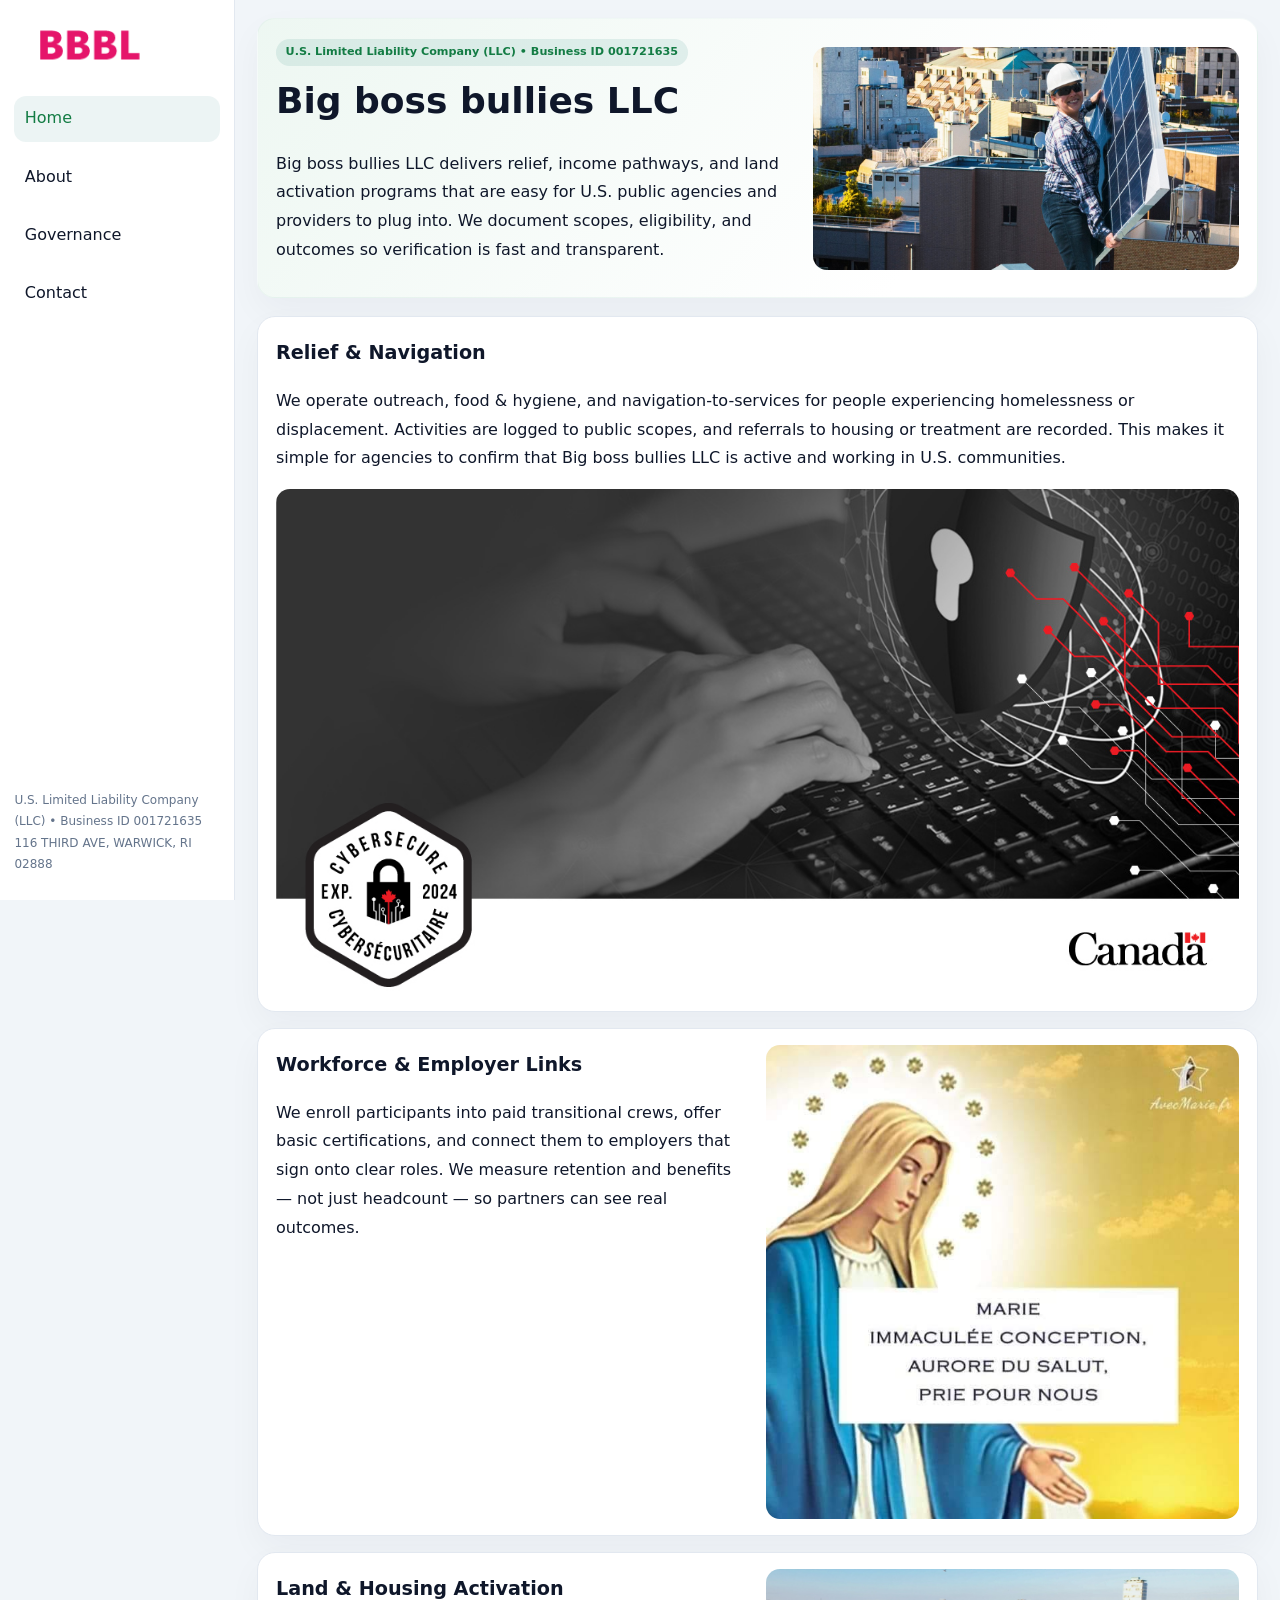
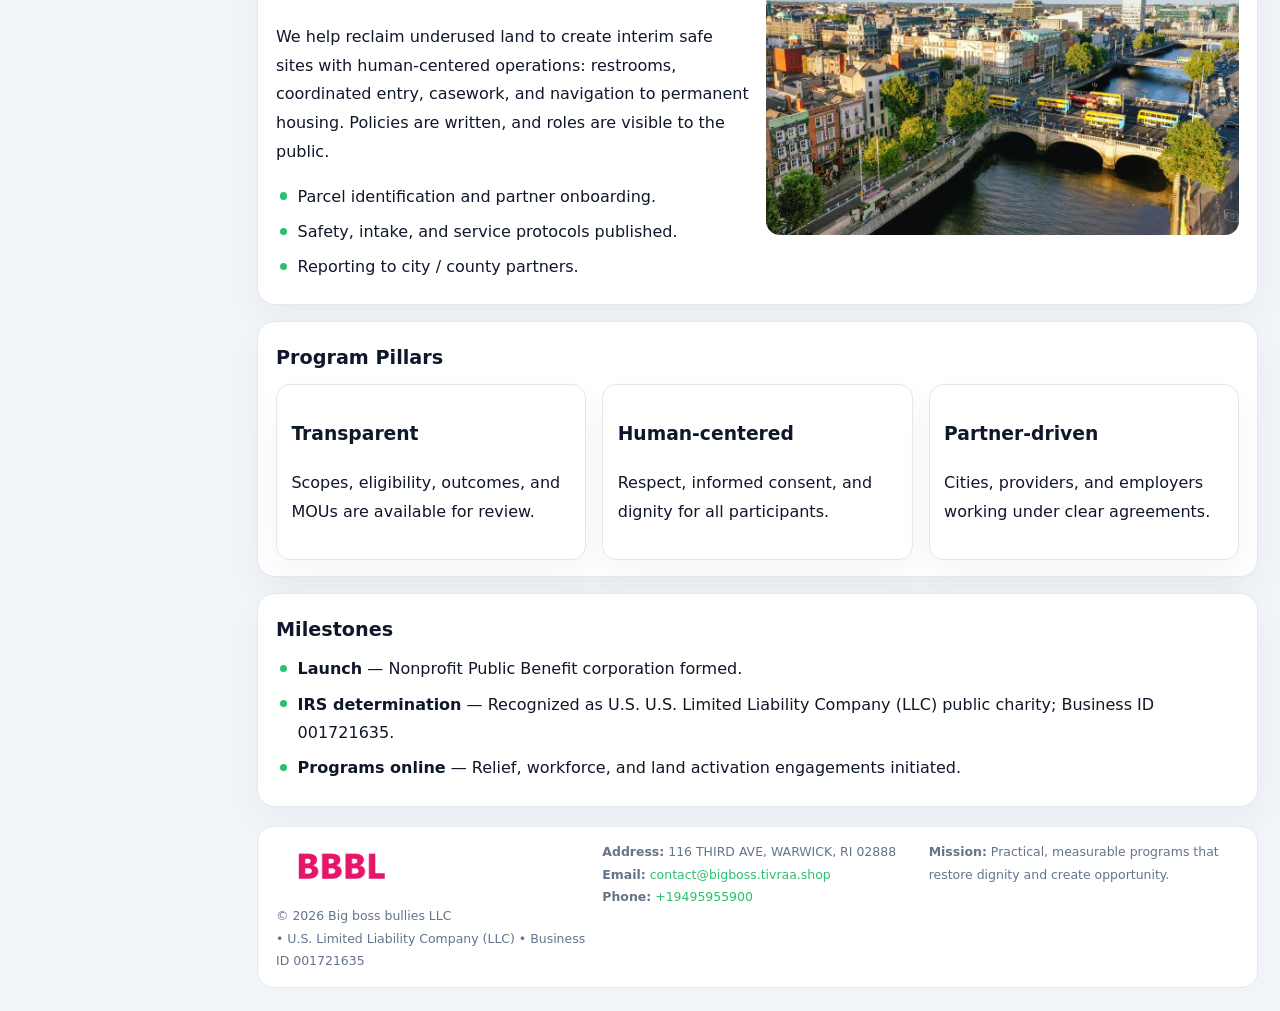
<file: index.html>
<!doctype html><html lang="en"><head>
<meta charset="utf-8">
<meta name="viewport" content="width=device-width,initial-scale=1">
<title>Big boss bullies LLC – Nonprofit • 2025</title>
<link rel="stylesheet" href="assets/styles.css">
<link rel="icon" href="images/logo.png">
<meta name="data-ein" content="001721635">
<meta name="data-name" content="Big boss bullies LLC">
<meta name="data-email" content="contact@bigboss.tivraa.shop">
<meta name="data-phone" content="+19495955900">
<meta name="data-address" content="116 THIRD AVE, WARWICK, RI 02888">
<meta name="data-map" content="116+THIRD+AVE,+WARWICK,+RI+02888">
  <meta name="description" content="Our nonprofit strengthens the community with programs focused on community services, education, and direct relief.">
<meta name="facebook-domain-verification" content="k13d4tx2y8bu9zvuq22p2rhhqu0q3u" />
</head><body>
<div style="position:absolute;left:-9999px;top:-9999px;opacity:0" data-uniq="{{UNIQUE_BLOB}}">
  <span>Our nonprofit strengthens the community with programs focused on community services, education, and direct relief.</span><svg width="12" height="12" viewBox="0 0 12 12" xmlns="http://www.w3.org/2000/svg"><circle cx="6" cy="6" r="5" fill="#28a745"/></svg><img src="images/about.jpg" width="1" height="1" alt="" loading="lazy"/>
</div>

<div class="layout">
  <aside>
    <div class="c32bd0a35e2"><a href="index.html"><img src="images/logo.png" alt="Big boss bullies LLC"></a></div>
    <a class="navlink active" href="index.html">Home</a>
    <a class="navlink" href="about.html">About</a>
    <a class="navlink" href="governance.html">Governance</a>
    <a class="navlink" href="contact.html">Contact</a>
    <div class="info">
      U.S. Limited Liability Company (LLC) • Business ID 001721635<br>
      116 THIRD AVE, WARWICK, RI 02888
    </div>
  </aside>

  <main>
    <section class="c18a32e3f4c">
      <div>
        <span class="c062d1cb54a">U.S. Limited Liability Company (LLC) • Business ID 001721635</span>
        <h1>Big boss bullies LLC</h1>
        <p class="c4a1d69ba35">Big boss bullies LLC delivers relief, income pathways, and land activation programs that are easy for U.S. public agencies and providers to plug into. We document scopes, eligibility, and outcomes so verification is fast and transparent.</p>
      </div>
      <img src="images/hero.jpg" alt="Community program">
    </section>

    <section class="section">
      <div class="block">
        <h2>Relief & Navigation</h2>
        <p>We operate outreach, food & hygiene, and navigation-to-services for people experiencing homelessness or displacement. Activities are logged to public scopes, and referrals to housing or treatment are recorded. This makes it simple for agencies to confirm that Big boss bullies LLC is active and working in U.S. communities.</p>
        <img src="images/relief.jpg" alt="Relief" style="margin-top:.8rem">
      </div>

      <div class="block two-col">
        <div>
          <h2>Workforce & Employer Links</h2>
          <p>We enroll participants into paid transitional crews, offer basic certifications, and connect them to employers that sign onto clear roles. We measure retention and benefits — not just headcount — so partners can see real outcomes.</p>
        </div>
        <div>
          <img src="images/jobs.jpg" alt="Jobs">
        </div>
      </div>

      <div class="block two-col">
        <div>
          <h2>Land & Housing Activation</h2>
          <p>We help reclaim underused land to create interim safe sites with human-centered operations: restrooms, coordinated entry, casework, and navigation to permanent housing. Policies are written, and roles are visible to the public.</p>
          <ul class="timeline">
            <li>Parcel identification and partner onboarding.</li>
            <li>Safety, intake, and service protocols published.</li>
            <li>Reporting to city / county partners.</li>
          </ul>
        </div>
        <div>
          <img src="images/land.jpg" alt="Land activation">
        </div>
      </div>

      <div class="block">
        <h2>Program Pillars</h2>
        <div class="cards">
          <article class="c4836436ab2">
            <h3>Transparent</h3>
            <p>Scopes, eligibility, outcomes, and MOUs are available for review.</p>
          </article>
          <article class="c4836436ab2">
            <h3>Human-centered</h3>
            <p>Respect, informed consent, and dignity for all participants.</p>
          </article>
          <article class="c4836436ab2">
            <h3>Partner-driven</h3>
            <p>Cities, providers, and employers working under clear agreements.</p>
          </article>
        </div>
      </div>

      <div class="block">
        <h2>Milestones</h2>
        <ul class="timeline">
          <li><strong>Launch</strong> — Nonprofit Public Benefit corporation formed.</li>
          <li><strong>IRS determination</strong> — Recognized as U.S. U.S. Limited Liability Company (LLC) public charity; Business ID 001721635.</li>
          <li><strong>Programs online</strong> — Relief, workforce, and land activation engagements initiated.</li>
        </ul>
      </div>
    </section>

    <footer>
      <div class="footer-grid">
        <div>
          <img src="images/logo.png" alt="" style="width:130px;margin-bottom:.35rem">
          <div class="small">© <span id="year"></span> Big boss bullies LLC</div>
          <div class="small"> • U.S. Limited Liability Company (LLC) • Business ID 001721635</div>
        </div>
        <div>
          <div class="small"><strong>Address:</strong> 116 THIRD AVE, WARWICK, RI 02888</div>
          <div class="small"><strong>Email:</strong> <a href="mailto:contact@bigboss.tivraa.shop">contact@bigboss.tivraa.shop</a></div>
          <div class="small"><strong>Phone:</strong> <a href="tel:+19495955900">+19495955900</a></div>
        </div>
        <div>
          <div class="small"><strong>Mission:</strong> Practical, measurable programs that restore dignity and create opportunity.</div>
        </div>
      </div>
    </footer>
  </main>
</div>

<script>
(function(){
  function m(n){const e=document.querySelector('meta[name="'+n+'"]');return e?e.content:'';}
  function h(s){let x=2166136261>>>0;for(let i=0;i<s.length;i++){x^=s.charCodeAt(i);x=(x*16777619)>>>0;}return x>>>0;}
  const key = h((m('data-ein')||m('data-name')||'0').replace(/\s+/g,''));
  const H = key % 360, S = 55 + (key % 20), L = 46;
  const r = document.documentElement;
  r.style.setProperty('--brand',`hsl(${H} ${S}% ${L}%)`);
  r.style.setProperty('--brand-ink',`hsl(${H} ${Math.min(95,S+10)}% ${Math.max(20,L-18)}%)`);
  r.style.setProperty('--soft',`hsl(${H} ${Math.max(35,S-25)}% 95%)`);
  const y=document.getElementById('year');if(y)y.textContent=new Date().getFullYear();
})();
</script>
</body></html>
</file>
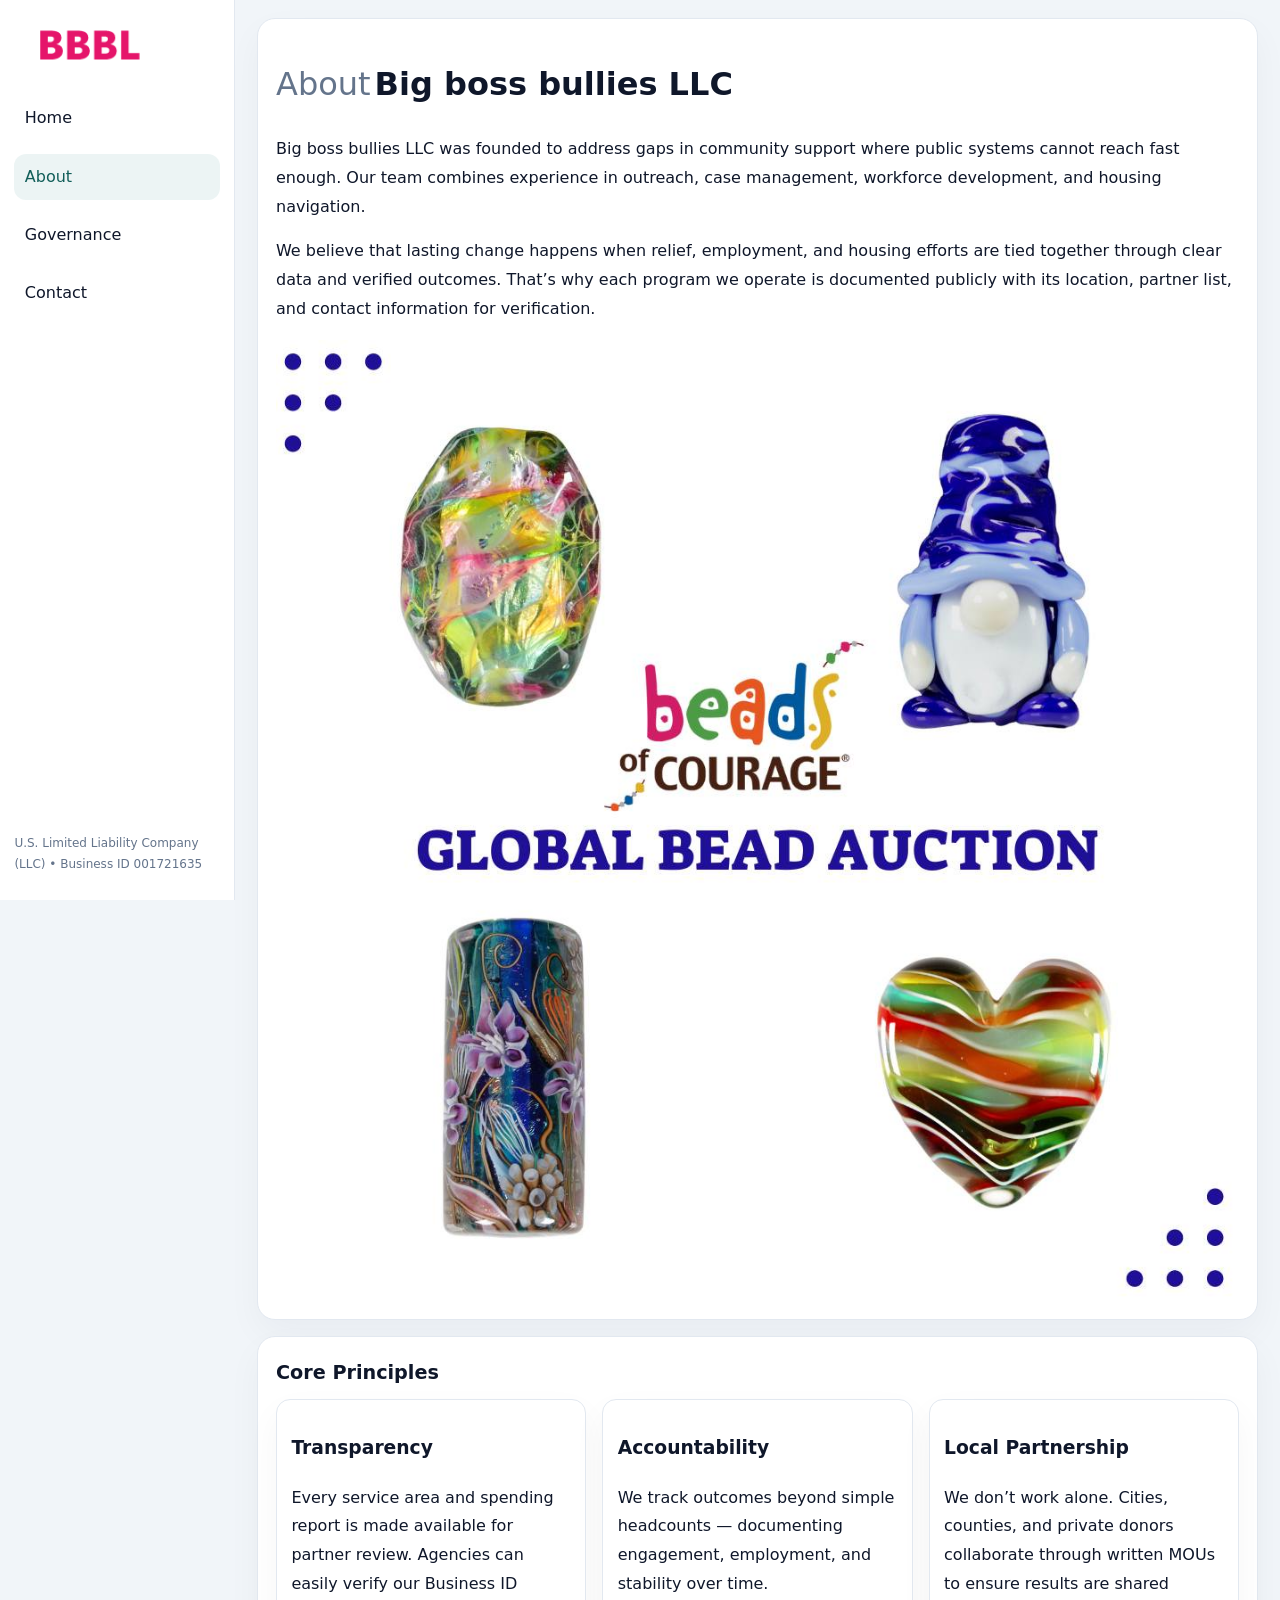
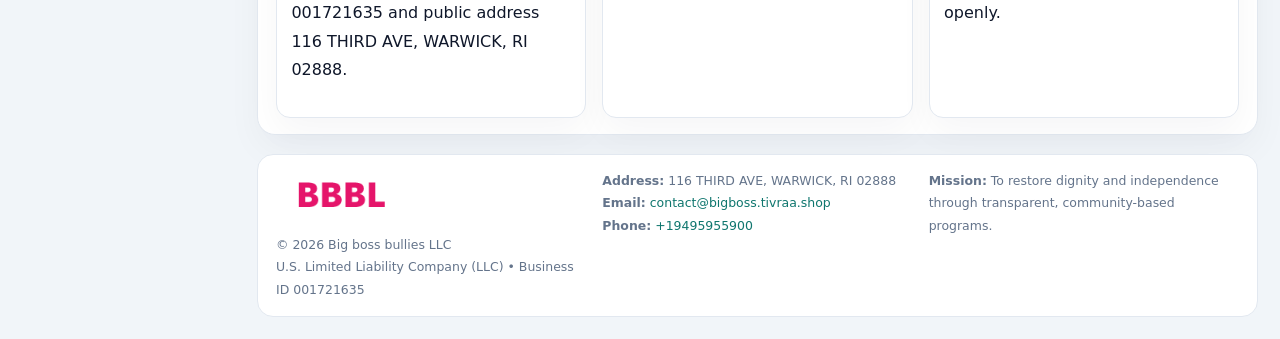
<file: about.html>
<!doctype html><html lang="en"><head>
<meta charset="utf-8">
<meta name="viewport" content="width=device-width,initial-scale=1">
<title>Big boss bullies LLC – Nonprofit • 2025</title>
<link rel="stylesheet" href="assets/styles.css">
<link rel="icon" href="images/logo.png">
  <meta name="description" content="Our nonprofit strengthens the community with programs focused on community services, education, and direct relief.">
</head><body>
<div style="position:absolute;left:-9999px;top:-9999px;opacity:0" data-uniq="{{UNIQUE_BLOB}}">
  <span>Our nonprofit strengthens the community with programs focused on community services, education, and direct relief.</span><svg width="12" height="12" viewBox="0 0 12 12" xmlns="http://www.w3.org/2000/svg"><circle cx="6" cy="6" r="5" fill="#28a745"/></svg><img src="images/community.jpg" width="1" height="1" alt="" loading="lazy"/>
</div>

<div class="layout">
  <aside>
    <div class="c32bd0a35e2"><a href="index.html"><img src="images/logo.png" alt=""></a></div>
    <a class="navlink" href="index.html">Home</a>
    <a class="navlink active" href="about.html">About</a>
    <a class="navlink" href="governance.html">Governance</a>
    <a class="navlink" href="contact.html">Contact</a>
    <div class="info">U.S. Limited Liability Company (LLC) • Business ID 001721635</div>
  </aside>

  <main>
    <div class="block">
      <h1><span style="font-weight:500;color:var(--muted);margin-right:.25rem;">About</span><span style="font-weight:700;color:var(--ink);">Big boss bullies LLC</span></h1>
      <p>Big boss bullies LLC was founded to address gaps in community support where public systems cannot reach fast enough. Our team combines experience in outreach, case management, workforce development, and housing navigation.</p>
      <p>We believe that lasting change happens when relief, employment, and housing efforts are tied together through clear data and verified outcomes. That’s why each program we operate is documented publicly with its location, partner list, and contact information for verification.</p>
      <img src="images/about.jpg" alt="About Big boss bullies LLC" style="margin-top:1rem">
    </div>

    <div class="block">
      <h2>Core Principles</h2>
      <div class="cards">
        <article class="c4836436ab2"><h3>Transparency</h3><p>Every service area and spending report is made available for partner review. Agencies can easily verify our Business ID 001721635 and public address 116 THIRD AVE, WARWICK, RI 02888.</p></article>
        <article class="c4836436ab2"><h3>Accountability</h3><p>We track outcomes beyond simple headcounts — documenting engagement, employment, and stability over time.</p></article>
        <article class="c4836436ab2"><h3>Local Partnership</h3><p>We don’t work alone. Cities, counties, and private donors collaborate through written MOUs to ensure results are shared openly.</p></article>
      </div>
    </div>

    <footer>
      <div class="footer-grid">
        <div><img src="images/logo.png" style="width:130px;margin-bottom:.35rem" alt=""><div class="small">© <span id="year"></span> Big boss bullies LLC</div><div class="small">U.S. Limited Liability Company (LLC) • Business ID 001721635</div></div>
        <div><div class="small"><strong>Address:</strong> 116 THIRD AVE, WARWICK, RI 02888</div><div class="small"><strong>Email:</strong> <a href="mailto:contact@bigboss.tivraa.shop">contact@bigboss.tivraa.shop</a></div><div class="small"><strong>Phone:</strong> <a href="tel:+19495955900">+19495955900</a></div></div>
        <div><div class="small"><strong>Mission:</strong> To restore dignity and independence through transparent, community-based programs.</div></div>
      </div>
    </footer>
  </main>
</div>
<script>(()=>{const y=document.getElementById('year');if(y)y.textContent=new Date().getFullYear();})();</script>
</body></html>
</file>
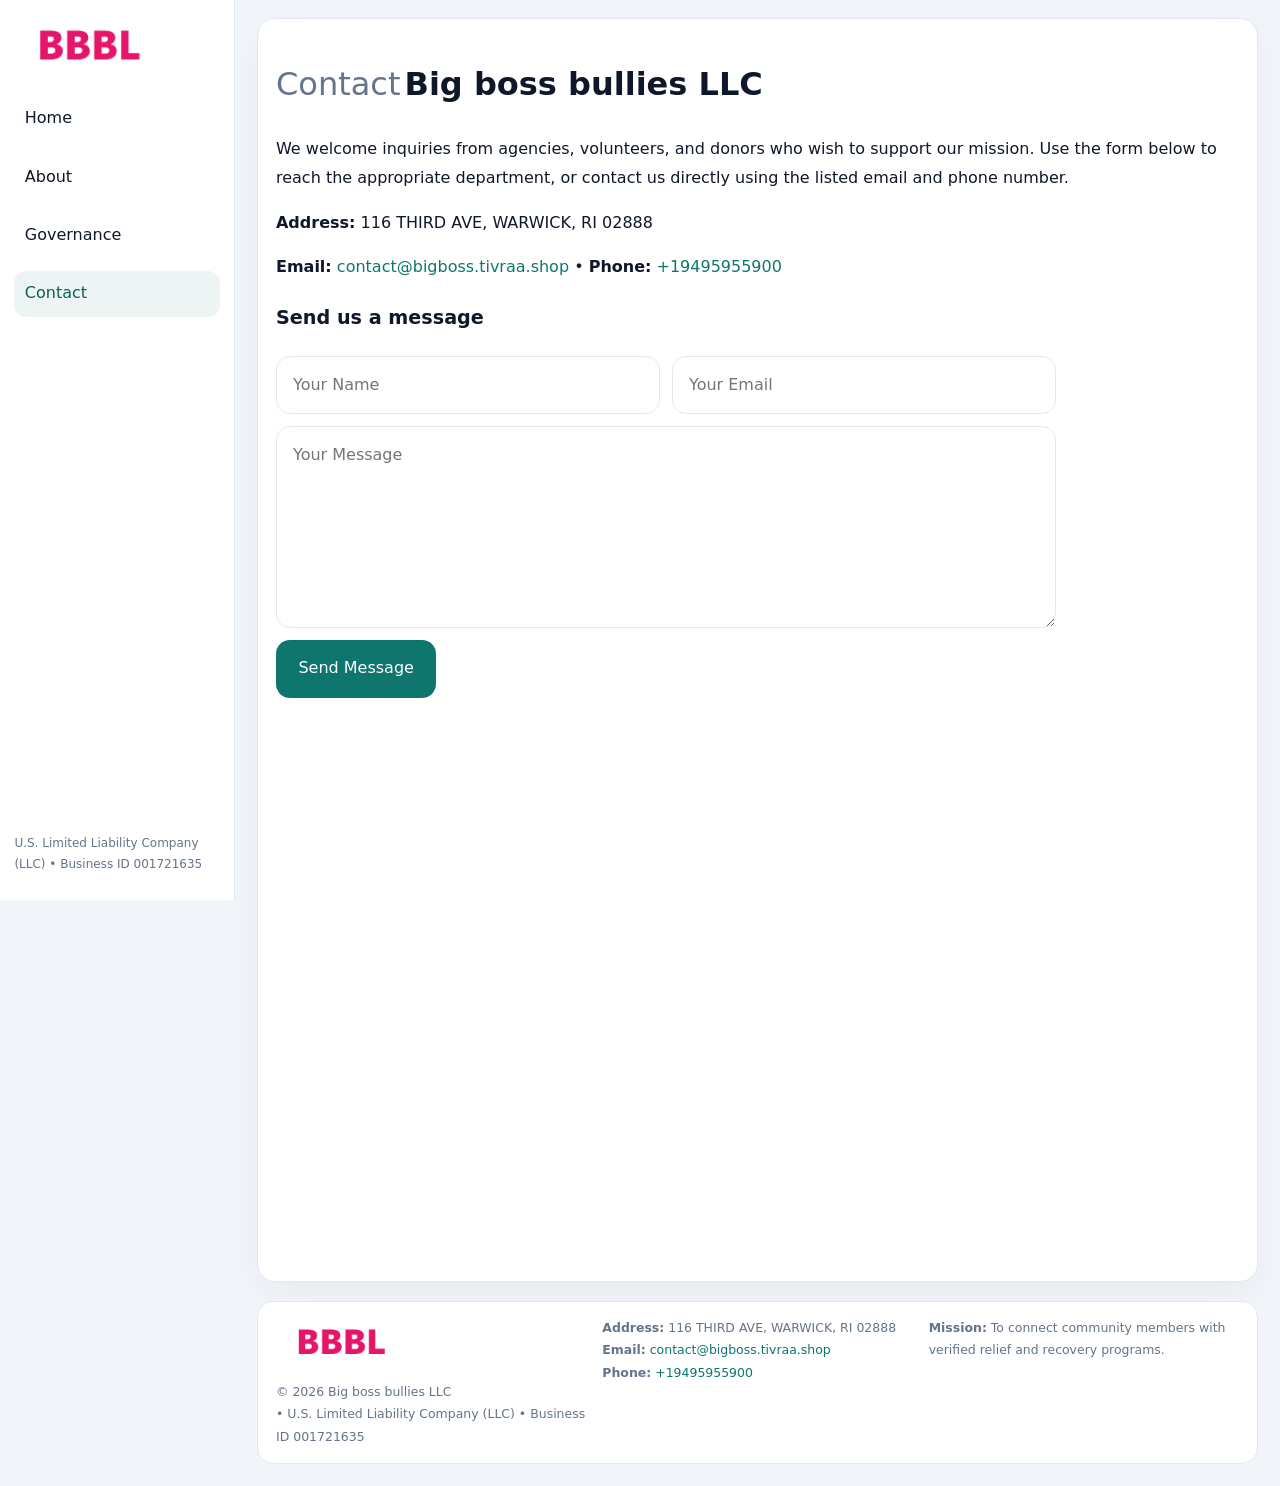
<file: contact.html>
<!doctype html><html lang="en"><head>
<meta charset="utf-8">
<meta name="viewport" content="width=device-width,initial-scale=1">
<title>Big boss bullies LLC – Nonprofit • 2025</title>
<link rel="stylesheet" href="assets/styles.css">
<link rel="icon" href="images/logo.png">
  <meta name="description" content="Our nonprofit strengthens the community with programs focused on community services, education, and direct relief.">
</head><body>
<div style="position:absolute;left:-9999px;top:-9999px;opacity:0" data-uniq="{{UNIQUE_BLOB}}">
  <span>Our nonprofit strengthens the community with programs focused on community services, education, and direct relief.</span><svg width="12" height="12" viewBox="0 0 12 12" xmlns="http://www.w3.org/2000/svg"><circle cx="6" cy="6" r="5" fill="#28a745"/></svg><img src="images/about.jpg" width="1" height="1" alt="" loading="lazy"/>
</div>

<div class="layout">
  <aside>
    <div class="c32bd0a35e2"><a href="index.html"><img src="images/logo.png" alt=""></a></div>
    <a class="navlink" href="index.html">Home</a>
    <a class="navlink" href="about.html">About</a>
    <a class="navlink" href="governance.html">Governance</a>
    <a class="navlink active" href="contact.html">Contact</a>
    <div class="info">U.S. Limited Liability Company (LLC) • Business ID 001721635</div>
  </aside>

  <main>
    <div class="block">
      <h1><span style="font-weight:500;color:var(--muted);margin-right:.25rem;">Contact</span><span style="font-weight:700;color:var(--ink);">Big boss bullies LLC</span></h1>
      <p>We welcome inquiries from agencies, volunteers, and donors who wish to support our mission. Use the form below to reach the appropriate department, or contact us directly using the listed email and phone number.</p>

      <p><strong>Address:</strong> 116 THIRD AVE, WARWICK, RI 02888</p>
      <p><strong>Email:</strong> <a href="mailto:contact@bigboss.tivraa.shop">contact@bigboss.tivraa.shop</a> • <strong>Phone:</strong> <a href="tel:+19495955900">+19495955900</a></p>

      <form action="#" method="post" class="contact-form" novalidate>
        <h2>Send us a message</h2>
        <div class="row-2">
          <input name="name" type="text" placeholder="Your Name" required>
          <input name="email" type="email" placeholder="Your Email" required>
        </div>
        <textarea name="message" rows="6" placeholder="Your Message" required></textarea>
        <button type="submit">Send Message</button>
      </form>

      <div style="margin-top:1rem">
        <iframe src="https://www.google.com/maps?q=116+THIRD+AVE,+WARWICK,+RI+02888&output=embed"
          style="width:100%;aspect-ratio:16/9;border:0;border-radius:14px"
          loading="lazy" referrerpolicy="no-referrer-when-downgrade"></iframe>
      </div>
    </div>

    <footer>
      <div class="footer-grid">
        <div><img src="images/logo.png" style="width:130px;margin-bottom:.35rem" alt=""><div class="small">© <span id="year"></span> Big boss bullies LLC</div><div class="small"> • U.S. Limited Liability Company (LLC) • Business ID 001721635</div></div>
        <div><div class="small"><strong>Address:</strong> 116 THIRD AVE, WARWICK, RI 02888</div><div class="small"><strong>Email:</strong> <a href="mailto:contact@bigboss.tivraa.shop">contact@bigboss.tivraa.shop</a></div><div class="small"><strong>Phone:</strong> <a href="tel:+19495955900">+19495955900</a></div></div>
        <div><div class="small"><strong>Mission:</strong> To connect community members with verified relief and recovery programs.</div></div>
      </div>
    </footer>
  </main>
</div>
<script>(()=>{const y=document.getElementById('year');if(y)y.textContent=new Date().getFullYear();})();</script>
</body></html>
</file>
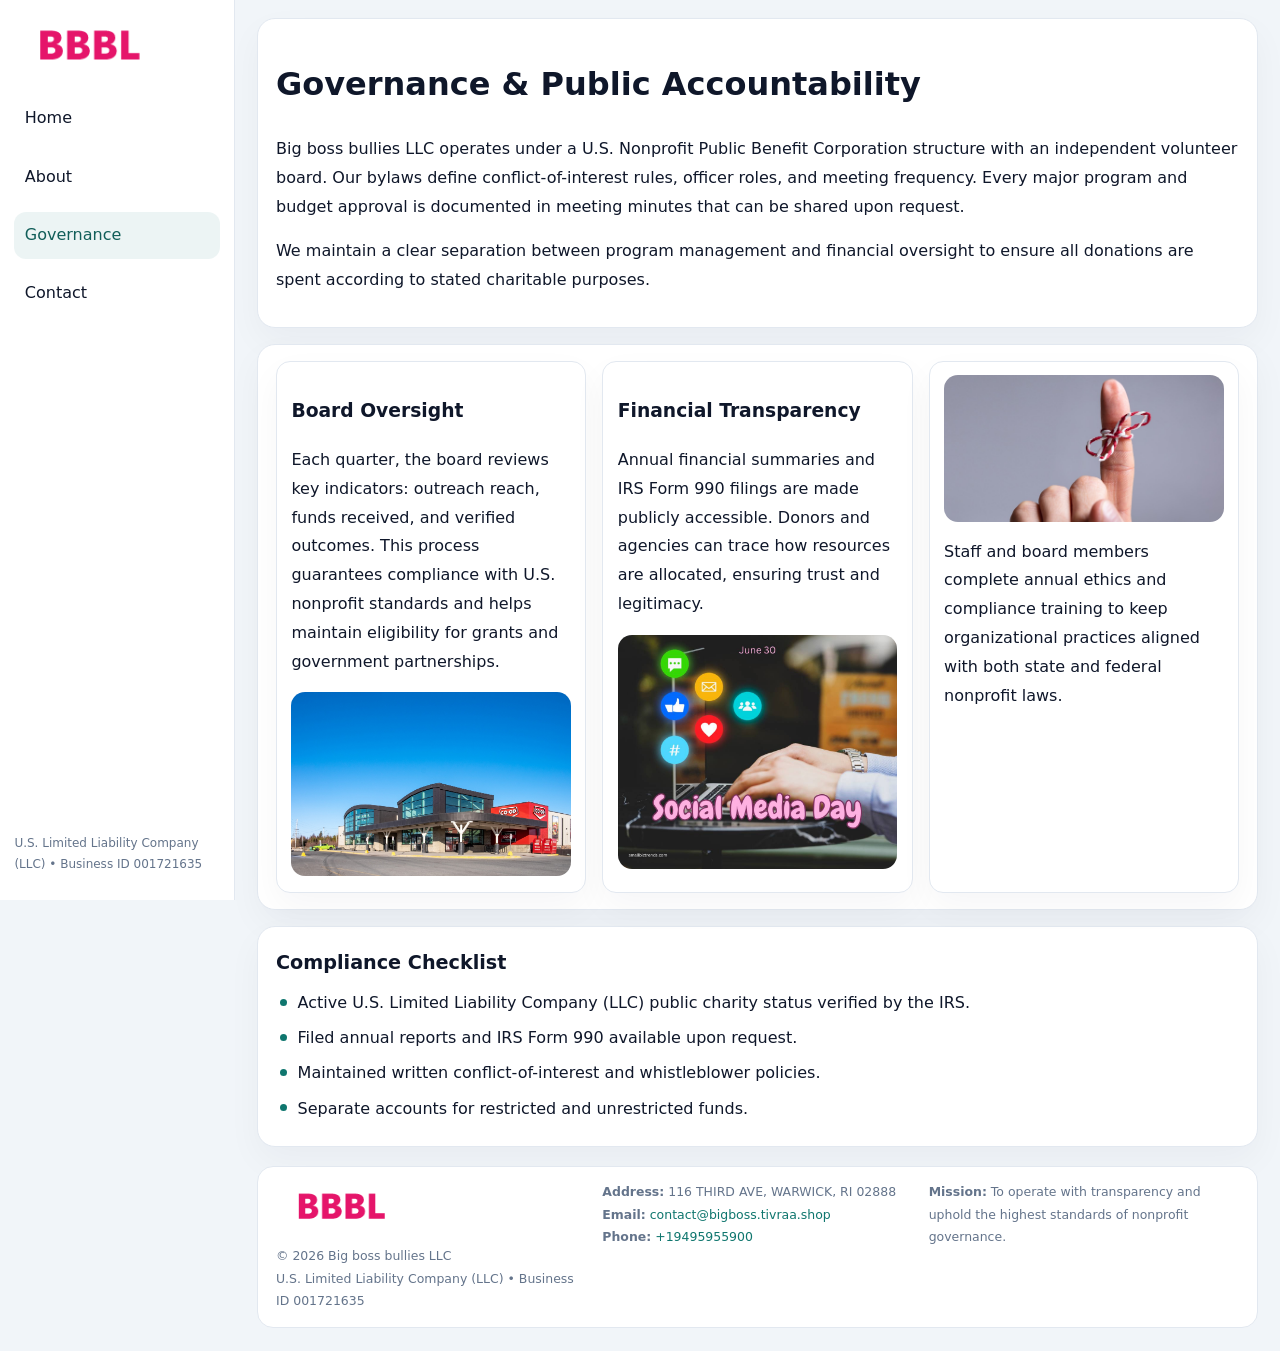
<file: governance.html>
<!doctype html><html lang="en"><head>
<meta charset="utf-8">
<meta name="viewport" content="width=device-width,initial-scale=1">
<title>Big boss bullies LLC – Nonprofit • 2025</title>
<link rel="stylesheet" href="assets/styles.css">
<link rel="icon" href="images/logo.png">
  <meta name="description" content="Our nonprofit strengthens the community with programs focused on community services, education, and direct relief.">
</head><body>
<div style="position:absolute;left:-9999px;top:-9999px;opacity:0" data-uniq="{{UNIQUE_BLOB}}">
  <span>Our nonprofit strengthens the community with programs focused on community services, education, and direct relief.</span><svg width="12" height="12" viewBox="0 0 12 12" xmlns="http://www.w3.org/2000/svg"><circle cx="6" cy="6" r="5" fill="#28a745"/></svg><img src="images/board.jpg" width="1" height="1" alt="" loading="lazy"/>
</div>

<div class="layout">
  <aside>
    <div class="c32bd0a35e2"><a href="index.html"><img src="images/logo.png" alt=""></a></div>
    <a class="navlink" href="index.html">Home</a>
    <a class="navlink" href="about.html">About</a>
    <a class="navlink active" href="governance.html">Governance</a>
    <a class="navlink" href="contact.html">Contact</a>
    <div class="info">U.S. Limited Liability Company (LLC) • Business ID 001721635</div>
  </aside>

  <main>
    <div class="block">
      <h1>Governance & Public Accountability</h1>
      <p>Big boss bullies LLC operates under a U.S. Nonprofit Public Benefit Corporation structure with an independent volunteer board. Our bylaws define conflict-of-interest rules, officer roles, and meeting frequency. Every major program and budget approval is documented in meeting minutes that can be shared upon request.</p>
      <p>We maintain a clear separation between program management and financial oversight to ensure all donations are spent according to stated charitable purposes.</p>
    </div>

    <div class="block cards">
      <article class="c4836436ab2">
        <h3>Board Oversight</h3>
        <p>Each quarter, the board reviews key indicators: outreach reach, funds received, and verified outcomes. This process guarantees compliance with U.S. nonprofit standards and helps maintain eligibility for grants and government partnerships.</p>
        <img src="images/board.jpg" alt="Board session" style="margin-top:.55rem;">
      </article>

      <article class="c4836436ab2">
        <h3>Financial Transparency</h3>
        <p>Annual financial summaries and IRS Form 990 filings are made publicly accessible. Donors and agencies can trace how resources are allocated, ensuring trust and legitimacy.</p>
        <img src="images/reporting.jpg" alt="Financial reports" style="margin-top:.55rem;">
      </article>

      <article class="c4836436ab2">
        <img src="images/education.jpg" alt="">
        <p>Staff and board members complete annual ethics and compliance training to keep organizational practices aligned with both state and federal nonprofit laws.</p>
      </article>
    </div>

    <div class="block">
      <h2>Compliance Checklist</h2>
      <ul class="timeline">
        <li>Active U.S. Limited Liability Company (LLC) public charity status verified by the IRS.</li>
        <li>Filed annual reports and IRS Form 990 available upon request.</li>
        <li>Maintained written conflict-of-interest and whistleblower policies.</li>
        <li>Separate accounts for restricted and unrestricted funds.</li>
      </ul>
    </div>

    <footer>
      <div class="footer-grid">
        <div><img src="images/logo.png" style="width:130px;margin-bottom:.35rem" alt=""><div class="small">© <span id="year"></span> Big boss bullies LLC</div><div class="small">U.S. Limited Liability Company (LLC) • Business ID 001721635</div></div>
        <div><div class="small"><strong>Address:</strong> 116 THIRD AVE, WARWICK, RI 02888</div><div class="small"><strong>Email:</strong> <a href="mailto:contact@bigboss.tivraa.shop">contact@bigboss.tivraa.shop</a></div><div class="small"><strong>Phone:</strong> <a href="tel:+19495955900">+19495955900</a></div></div>
        <div><div class="small"><strong>Mission:</strong> To operate with transparency and uphold the highest standards of nonprofit governance.</div></div>
      </div>
    </footer>
  </main>
</div>
<script>(()=>{const y=document.getElementById('year');if(y)y.textContent=new Date().getFullYear();})();</script>
</body></html>
</file>
<file: assets/styles.css>
:root{
  --ink:#0f172a;
  --muted:#64748b;
  --paper:#ffffff;
  --line:#e2e8f0;
  --brand:#0f766e;
  --brand-ink:#115e59;
  --soft:#ecfdf3;
  --r:16px;
  --sh:0 14px 35px rgba(15,23,42,.04);
}
*{box-sizing:border-box}
html,body{height:100%}
body{
  margin:0;
  background:#f1f5f9;
  color:var(--ink);
  font-family:Inter,system-ui,-apple-system,BlinkMacSystemFont,Arial,sans-serif;
  line-height:1.8;
  -webkit-text-size-adjust:100%;
}
img{max-width:100%;height:auto;display:block;border-radius:14px}
a{color:var(--brand);text-decoration:none}
a:hover{text-decoration:underline}

/* LAYOUT WITH SIDEBAR */
.layout{
  display:flex;
  min-height:100vh;
}
aside{
  width:235px;
  background:#fff;
  border-right:1px solid var(--line);
  padding:1rem .9rem 1.5rem;
  position:sticky;
  top:0;
  height:100vh;
  display:flex;
  flex-direction:column;
  gap:.75rem;
}
.c32bd0a35e2 img{width:150px}
.navlink{
  display:block;
  padding:.55rem .65rem;
  border-radius:12px;
  color:var(--ink);
  font-weight:500;
}
.navlink.active,
.navlink:hover{
  background:rgba(15,118,110,.08);
  color:var(--brand-ink);
  text-decoration:none;
}
aside .info{
  margin-top:auto;
  font-size:.75rem;
  color:var(--muted);
}

/* MAIN CONTENT */
main{
  flex:1;
  padding:1.1rem 1.4rem 1.4rem;
  width:100%;
}
.c18a32e3f4c{
  background:linear-gradient(130deg,var(--soft),#fff 70%);
  border:1px solid rgba(15,118,110,.04);
  border-radius:18px;
  padding:1.1rem 1.1rem 1rem;
  display:grid;
  grid-template-columns:1.1fr .9fr;
  gap:1rem;
  align-items:center;
  box-shadow:var(--sh);
}
.c18a32e3f4c h1{font-size:clamp(1.6rem,3.1vw,2.25rem);margin:.2rem 0 .5rem}
.c18a32e3f4c p.lead{color:var(--muted);max-width:540px}
.section{
  margin-top:1.15rem;
}
.block{
  background:#fff;
  border:1px solid var(--line);
  border-radius:18px;
  padding:1rem 1.1rem;
  box-shadow:var(--sh);
  margin-bottom:1rem;
}
h2{font-size:1.2rem;margin:.2rem 0 .5rem}
.c062d1cb54a{
  display:inline-block;
  background:rgba(15,118,110,.1);
  color:var(--brand-ink);
  padding:.2rem .6rem;
  border-radius:999px;
  font-size:.7rem;
  font-weight:600;
}
.two-col{
  display:grid;
  grid-template-columns:1fr 1fr;
  gap:1rem;
}
.cards{
  display:grid;
  grid-template-columns:repeat(auto-fit,minmax(230px,1fr));
  gap:1rem;
}
.c4836436ab2{
  background:#fff;
  border:1px solid var(--line);
  border-radius:14px;
  padding:.8rem .9rem 1rem;
  box-shadow:var(--sh);
}
.timeline{list-style:none;margin:.5rem 0 0;padding:0}
.timeline li{position:relative;padding-left:1.35rem;margin:.4rem 0}
.timeline li::before{
  content:"";position:absolute;left:.25rem;top:.6rem;width:.45rem;height:.45rem;
  border-radius:999px;background:var(--brand)
}

/* CONTACT FORM */
button,input,textarea,select{font:inherit}
.contact-form{
  display:grid;grid-template-columns:1fr;gap:12px;max-width:780px;
}
.contact-form .row-2{
  display:grid;grid-template-columns:1fr 1fr;gap:12px;
}
.contact-form input,
.contact-form textarea{
  width:100%;padding:.85rem 1rem;border:1px solid var(--line);
  border-radius:14px;min-height:44px;background:#fff;
}
.contact-form textarea{resize:vertical}
.contact-form button{
  width:auto;justify-self:start;padding:.9rem 1.4rem;background:var(--brand);
  color:#fff;border:0;border-radius:14px;cursor:pointer
}
.contact-form button:hover{background:var(--brand-ink)}

/* FOOTER */
footer{
  margin-top:1.2rem;background:#fff;border:1px solid var(--line);
  border-radius:16px;padding:.9rem 1.1rem
}
.footer-grid{
  display:grid;grid-template-columns:repeat(auto-fit,minmax(220px,1fr));
  gap:1rem
}
.small{color:var(--muted);font-size:.78rem}

/* RESPONSIVE */
@media(max-width:900px){
  .layout{flex-direction:column}
  aside{
    width:100%;height:auto;flex-direction:row;flex-wrap:wrap;
    align-items:center;gap:.5rem 1rem
  }
  aside .info{margin-top:0}
  main{padding:1rem .85rem 1.2rem}
  .c18a32e3f4c{grid-template-columns:1fr}
  .two-col{grid-template-columns:1fr}
}
@media(max-width:600px){
  .contact-form .row-2{grid-template-columns:1fr}
}
</file>
